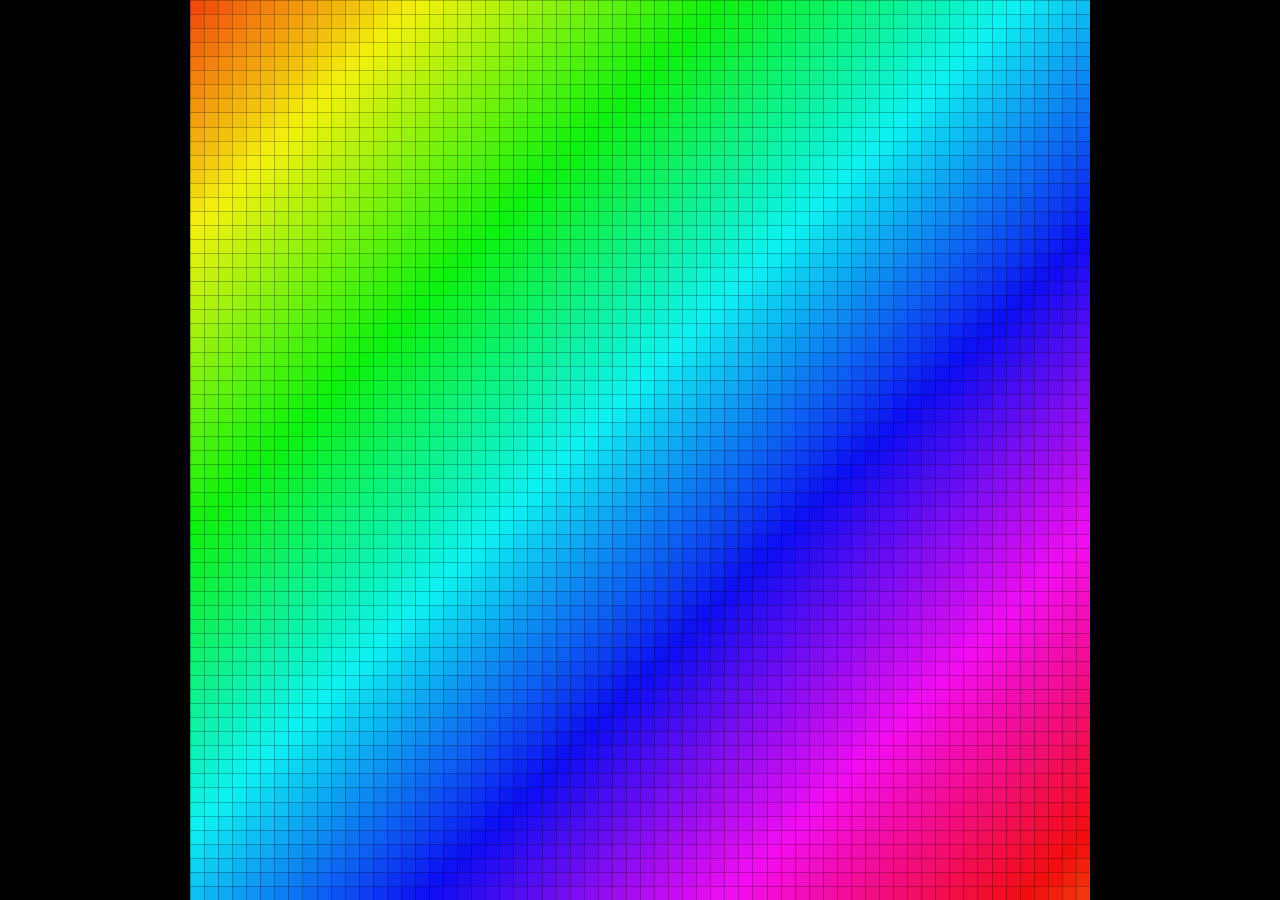
<file: index.html>
<!doctype html>
<html lang="en">
  <head>
    <meta charset="utf-8" />
    <meta name="viewport" content="width=device-width, initial-scale=1" />
    <title>sixtyfour</title>
    <link rel="icon" href="/assets/favicon.svg" type="image/svg+xml">
    <link rel="stylesheet" href="/assets/css/styles.css">
    <script type="module" src="/assets/js/main.js"></script>
  </head>
  <body class="display">

    <nav id="primary-strip" class="strip" aria-label="Mode" aria-hidden="true">
      <button class="strip-arrow" id="primary-prev"></button>
      <div class="strip-scroll" id="primary-scroll" role="list"></div>
      <button class="strip-arrow" id="primary-next"></button>
    </nav>

    <div class="display-wrap">
      <canvas id="display" width="64" height="64"></canvas>
      <div id="grid-overlay"></div>
    </div>

    <nav id="secondary-strip" class="strip" aria-label="Sub-mode" aria-hidden="true">
      <button class="strip-arrow" id="secondary-prev"></button>
      <div class="strip-scroll" id="secondary-scroll" role="list"></div>
      <button class="strip-arrow" id="secondary-next"></button>
    </nav>

  </body>
</html>
</file>
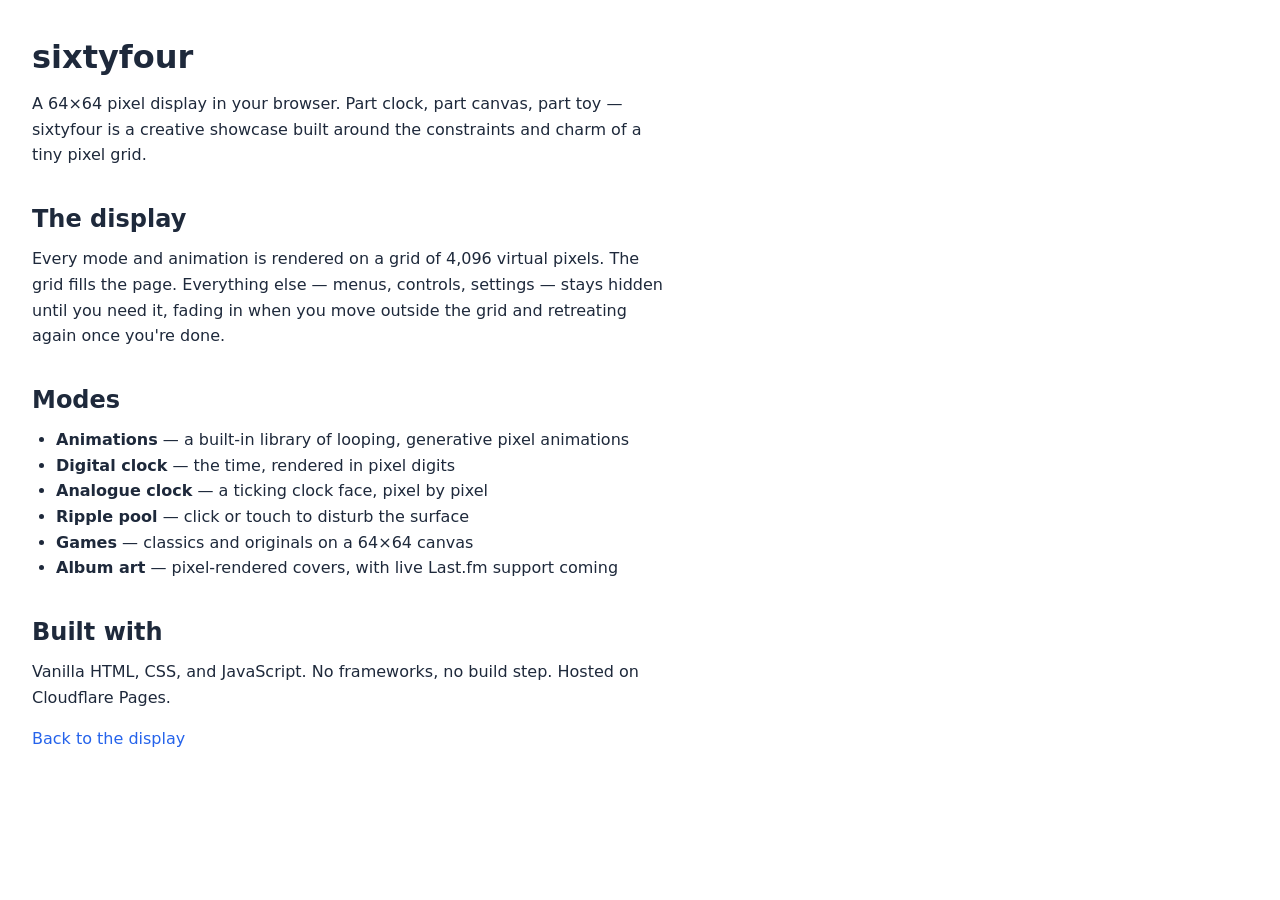
<file: about/index.html>
<!doctype html>
<html>
  <head>
    <meta charset="utf-8" />
    <meta name="viewport" content="width=device-width, initial-scale=1" />
    <meta name="color-scheme" content="light dark" />
    <title>About — sixtyfour</title>
    <link rel="icon" href="/assets/favicon.svg" type="image/svg+xml">
    <link rel="stylesheet" href="/assets/css/styles.css">
  </head>
  <body>
    <main>
      <h1>sixtyfour</h1>
      <p>
        A 64&times;64 pixel display in your browser. Part clock, part canvas,
        part toy — sixtyfour is a creative showcase built around the constraints
        and charm of a tiny pixel grid.
      </p>

      <h2>The display</h2>
      <p>
        Every mode and animation is rendered on a grid of 4,096 virtual pixels.
        The grid fills the page. Everything else — menus, controls, settings —
        stays hidden until you need it, fading in when you move outside the grid
        and retreating again once you're done.
      </p>

      <h2>Modes</h2>
      <ul>
        <li><strong>Animations</strong> — a built-in library of looping, generative pixel animations</li>
        <li><strong>Digital clock</strong> — the time, rendered in pixel digits</li>
        <li><strong>Analogue clock</strong> — a ticking clock face, pixel by pixel</li>
        <li><strong>Ripple pool</strong> — click or touch to disturb the surface</li>
        <li><strong>Games</strong> — classics and originals on a 64×64 canvas</li>
        <li><strong>Album art</strong> — pixel-rendered covers, with live Last.fm support coming</li>
      </ul>

      <h2>Built with</h2>
      <p>
        Vanilla HTML, CSS, and JavaScript. No frameworks, no build step.
        Hosted on Cloudflare Pages.
      </p>

      <p><a href="/">Back to the display</a></p>
    </main>
  </body>
</html>
</file>
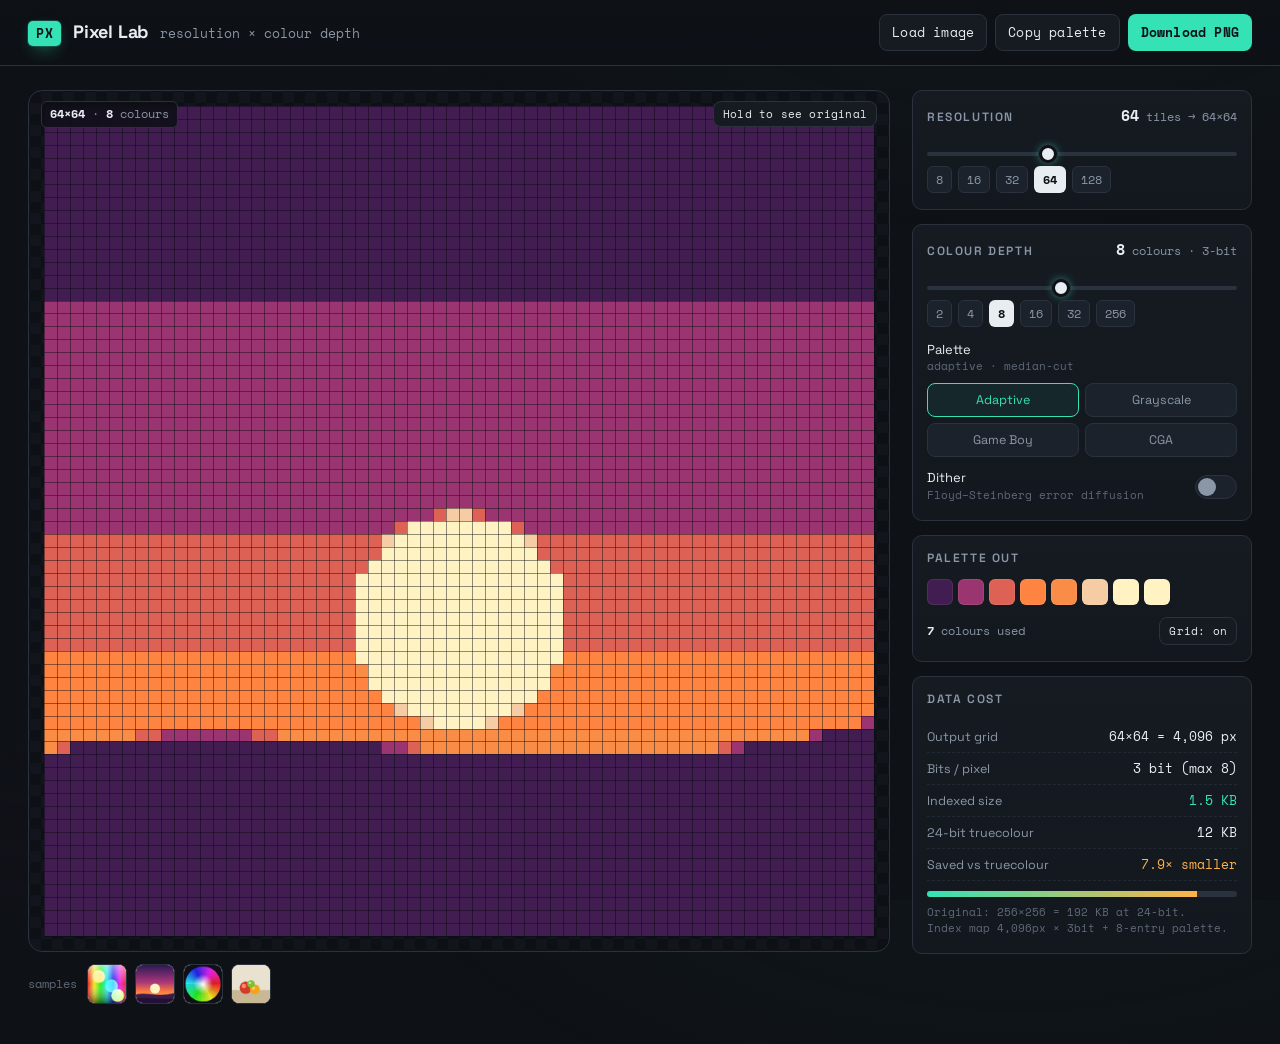
<file: pixel-lab.html>
<!DOCTYPE html>
<html lang="en">
<head>
<meta charset="UTF-8" />
<meta name="viewport" content="width=device-width, initial-scale=1.0" />
<title>Pixel Lab — resolution & colour depth</title>
<link rel="preconnect" href="https://fonts.googleapis.com">
<link rel="preconnect" href="https://fonts.gstatic.com" crossorigin>
<link href="https://fonts.googleapis.com/css2?family=Space+Grotesk:wght@400;500;600;700&family=Space+Mono:wght@400;700&display=swap" rel="stylesheet">
<style>
  :root{
    --ink:#0E1116;
    --panel:#161B22;
    --panel-2:#1B222C;
    --line:#2A323D;
    --line-soft:#222932;
    --mist:#8B97A6;
    --mist-dim:#5E6877;
    --paper:#E8EDF2;
    --phosphor:#34E2B6;
    --amber:#FFB347;
    --sans:'Space Grotesk', ui-sans-serif, system-ui, -apple-system, sans-serif;
    --mono:'Space Mono', ui-monospace, 'SF Mono', Menlo, monospace;
    --r:10px;
  }

  *{ box-sizing:border-box; }
  html,body{ margin:0; height:100%; }
  body{
    background:
      radial-gradient(1200px 600px at 80% -10%, #10212055 0%, transparent 60%),
      radial-gradient(900px 500px at -10% 110%, #1a132255 0%, transparent 55%),
      var(--ink);
    color:var(--paper);
    font-family:var(--sans);
    -webkit-font-smoothing:antialiased;
    line-height:1.45;
  }

  /* ---------- top bar ---------- */
  .topbar{
    display:flex; align-items:center; justify-content:space-between; gap:16px;
    padding:14px clamp(14px,3vw,28px);
    border-bottom:1px solid var(--line);
    background:linear-gradient(var(--ink), #0e1116ee);
    position:sticky; top:0; z-index:20; backdrop-filter:blur(6px);
  }
  .brand{ display:flex; align-items:baseline; gap:12px; min-width:0; }
  .brand__mark{
    font-family:var(--mono); font-weight:700; letter-spacing:.5px;
    font-size:13px; color:var(--ink);
    background:var(--phosphor); padding:3px 8px; border-radius:5px;
    box-shadow:0 0 0 1px #34e2b633, 0 6px 18px -8px var(--phosphor);
  }
  .brand__name{ font-weight:700; font-size:18px; letter-spacing:-.2px; }
  .brand__sub{ color:var(--mist); font-size:13px; font-family:var(--mono); white-space:nowrap; overflow:hidden; text-overflow:ellipsis; }
  .topbar__actions{ display:flex; gap:8px; flex-wrap:wrap; justify-content:flex-end; }

  .btn{
    font-family:var(--mono); font-size:12.5px; letter-spacing:.2px;
    color:var(--paper); background:var(--panel); border:1px solid var(--line);
    padding:8px 12px; border-radius:8px; cursor:pointer; white-space:nowrap;
    transition:border-color .15s, background .15s, transform .05s;
  }
  .btn:hover{ border-color:#3a4757; background:var(--panel-2); }
  .btn:active{ transform:translateY(1px); }
  .btn--accent{ color:var(--ink); background:var(--phosphor); border-color:transparent; font-weight:700; }
  .btn--accent:hover{ background:#54ecc6; }
  .btn:focus-visible, .chip:focus-visible, .seg__opt:focus-visible, input[type=range]:focus-visible, .toggle:focus-visible{
    outline:2px solid var(--amber); outline-offset:2px;
  }

  /* ---------- layout ---------- */
  .lab{
    display:grid;
    grid-template-columns: minmax(0,1fr) 340px;
    gap:clamp(14px,2vw,22px);
    padding:clamp(14px,2.5vw,24px) clamp(14px,3vw,28px) 40px;
    max-width:1280px; margin:0 auto;
  }
  @media (max-width:900px){
    .lab{ grid-template-columns:1fr; }
  }

  /* ---------- stage ---------- */
  .stage{
    position:relative;
    border:1px solid var(--line);
    border-radius:14px;
    background:
      repeating-conic-gradient(#12161c 0% 25%, #0d1116 0% 50%) 50% / 22px 22px,
      var(--ink);
    overflow:hidden;
    aspect-ratio:1/1;
    min-height:320px;
  }
  #view{ width:100%; height:100%; display:block; image-rendering:pixelated; cursor:crosshair; }
  .stage__hud{
    position:absolute; top:10px; left:12px; right:12px;
    display:flex; align-items:center; justify-content:space-between; gap:10px;
    pointer-events:none; font-family:var(--mono); font-size:11.5px; color:var(--mist);
  }
  .hud__tag{
    background:#0b0e12cc; border:1px solid var(--line); padding:4px 8px; border-radius:6px;
    backdrop-filter:blur(3px);
  }
  .hud__tag b{ color:var(--paper); font-weight:700; }
  .stage__hud .compare{ pointer-events:auto; }

  .drop{
    position:absolute; inset:0; display:flex; flex-direction:column; gap:10px;
    align-items:center; justify-content:center; text-align:center; padding:24px;
    color:var(--mist); transition:opacity .2s, background .2s;
  }
  .drop.hidden{ opacity:0; pointer-events:none; }
  .drop__big{ font-size:17px; color:var(--paper); font-weight:600; }
  .drop__sub{ font-family:var(--mono); font-size:12.5px; max-width:30ch; }
  .stage.dragover{ box-shadow:inset 0 0 0 2px var(--phosphor); }
  .stage.dragover .drop{ background:#0b0e12aa; }

  .tip{
    position:absolute; z-index:5; pointer-events:none; transform:translate(-50%,-130%);
    font-family:var(--mono); font-size:11px; color:var(--paper);
    background:#0b0e12ee; border:1px solid var(--line); border-radius:7px;
    padding:5px 8px; display:none; white-space:nowrap; align-items:center; gap:7px;
    box-shadow:0 8px 24px -10px #000;
  }
  .tip__sw{ width:12px; height:12px; border-radius:3px; box-shadow:inset 0 0 0 1px #ffffff22; }

  .tray{
    display:flex; align-items:center; gap:8px; flex-wrap:wrap;
    margin-top:12px;
  }
  .tray__label{ font-family:var(--mono); font-size:11.5px; color:var(--mist-dim); margin-right:2px; }
  .sample{
    width:40px; height:40px; border-radius:8px; border:1px solid var(--line);
    cursor:pointer; padding:0; overflow:hidden; transition:transform .08s, border-color .15s;
  }
  .sample:hover{ transform:translateY(-2px); border-color:var(--phosphor); }
  .sample canvas{ width:100%; height:100%; display:block; }

  /* ---------- rack (controls) ---------- */
  .rack{ display:flex; flex-direction:column; gap:14px; }
  .mod{
    border:1px solid var(--line); border-radius:var(--r);
    background:linear-gradient(180deg,var(--panel),#13181f);
    padding:14px 14px 16px;
  }
  .mod__head{ display:flex; align-items:baseline; justify-content:space-between; gap:8px; margin-bottom:12px; }
  .mod__title{ font-size:12px; letter-spacing:1.6px; text-transform:uppercase; color:var(--mist); font-weight:600; }
  .mod__val{ font-family:var(--mono); font-size:15px; color:var(--paper); font-weight:700; }
  .mod__val small{ color:var(--mist); font-weight:400; font-size:11.5px; }

  input[type=range]{
    -webkit-appearance:none; appearance:none; width:100%; height:4px; border-radius:3px;
    background:var(--line); outline:none; margin:6px 0 10px;
  }
  input[type=range]::-webkit-slider-thumb{
    -webkit-appearance:none; appearance:none; width:18px; height:18px; border-radius:50%;
    background:var(--paper); cursor:pointer; border:3px solid var(--ink);
    box-shadow:0 0 0 1px var(--line), 0 0 10px -2px var(--phosphor);
  }
  input[type=range]::-moz-range-thumb{
    width:14px; height:14px; border-radius:50%; background:var(--paper); cursor:pointer; border:3px solid var(--ink);
  }
  input[type=range]:disabled{ opacity:.4; }

  .chips{ display:flex; gap:6px; flex-wrap:wrap; }
  .chip{
    font-family:var(--mono); font-size:11.5px; color:var(--mist);
    background:var(--panel-2); border:1px solid var(--line); border-radius:6px;
    padding:4px 8px; cursor:pointer; transition:all .12s;
  }
  .chip:hover{ color:var(--paper); border-color:#3a4757; }
  .chip[aria-pressed="true"]{ color:var(--ink); background:var(--paper); border-color:transparent; font-weight:700; }

  .seg{ display:grid; grid-template-columns:repeat(2,1fr); gap:6px; }
  .seg__opt{
    font-family:var(--sans); font-size:12.5px; color:var(--mist);
    background:var(--panel-2); border:1px solid var(--line); border-radius:8px;
    padding:8px 6px; cursor:pointer; text-align:center; transition:all .12s;
  }
  .seg__opt:hover{ color:var(--paper); border-color:#3a4757; }
  .seg__opt[aria-pressed="true"]{ color:var(--phosphor); border-color:var(--phosphor); background:#34e2b612; }

  .row{ display:flex; align-items:center; justify-content:space-between; gap:10px; margin-top:12px; }
  .row__label{ font-size:13px; color:var(--paper); }
  .row__sub{ font-family:var(--mono); font-size:11px; color:var(--mist-dim); }

  .toggle{
    --on:var(--phosphor);
    position:relative; width:42px; height:24px; border-radius:20px;
    border:1px solid var(--line); background:var(--panel-2); cursor:pointer; padding:0; flex:0 0 auto;
    transition:background .15s, border-color .15s;
  }
  .toggle::after{
    content:""; position:absolute; top:2px; left:2px; width:18px; height:18px; border-radius:50%;
    background:var(--mist); transition:left .15s, background .15s;
  }
  .toggle[aria-pressed="true"]{ background:#34e2b622; border-color:var(--on); }
  .toggle[aria-pressed="true"]::after{ left:20px; background:var(--on); }

  /* palette */
  .swatches{ display:flex; flex-wrap:wrap; gap:5px; margin-bottom:12px; min-height:26px; }
  .swatch{
    width:26px; height:26px; border-radius:6px; box-shadow:inset 0 0 0 1px #ffffff14;
    position:relative; cursor:default;
  }
  .swatch:hover::after{
    content:attr(data-hex); position:absolute; bottom:calc(100% + 6px); left:50%; transform:translateX(-50%);
    font-family:var(--mono); font-size:10px; color:var(--paper); background:#0b0e12ee;
    border:1px solid var(--line); padding:3px 6px; border-radius:5px; white-space:nowrap; z-index:3;
  }
  .pal-meta{ display:flex; align-items:center; justify-content:space-between; gap:8px; }
  .pal-meta__txt{ font-family:var(--mono); font-size:11.5px; color:var(--mist); }
  .pal-meta__txt b{ color:var(--paper); }

  /* data cost */
  .stat{ display:flex; align-items:baseline; justify-content:space-between; gap:10px; padding:6px 0; border-bottom:1px dashed var(--line-soft); }
  .stat:last-child{ border-bottom:0; }
  .stat__k{ font-size:12.5px; color:var(--mist); }
  .stat__v{ font-family:var(--mono); font-size:13px; color:var(--paper); text-align:right; }
  .stat__v .amber{ color:var(--amber); }
  .stat__v .phos{ color:var(--phosphor); }
  .meter{ height:6px; border-radius:4px; background:var(--line); overflow:hidden; margin-top:10px; }
  .meter__fill{ height:100%; background:linear-gradient(90deg,var(--phosphor),var(--amber)); width:0%; transition:width .2s; }
  .cost-note{ font-family:var(--mono); font-size:10.5px; color:var(--mist-dim); margin-top:8px; line-height:1.5; }

  .toast{
    position:fixed; bottom:20px; left:50%; transform:translateX(-50%) translateY(20px);
    background:var(--paper); color:var(--ink); font-family:var(--mono); font-size:12px; font-weight:700;
    padding:9px 14px; border-radius:8px; opacity:0; pointer-events:none; transition:all .2s; z-index:50;
  }
  .toast.show{ opacity:1; transform:translateX(-50%) translateY(0); }

  @media (prefers-reduced-motion: reduce){
    *{ transition:none !important; }
  }
</style>
</head>
<body>

<header class="topbar">
  <div class="brand">
    <span class="brand__mark">PX</span>
    <span class="brand__name">Pixel Lab</span>
    <span class="brand__sub">resolution × colour depth</span>
  </div>
  <div class="topbar__actions">
    <button class="btn" id="loadBtn">Load image</button>
    <button class="btn" id="copyBtn">Copy palette</button>
    <button class="btn btn--accent" id="dlBtn">Download PNG</button>
    <input type="file" id="file" accept="image/*" hidden>
  </div>
</header>

<main class="lab">
  <!-- STAGE -->
  <div>
    <section class="stage" id="stage">
      <canvas id="view"></canvas>
      <div class="stage__hud">
        <span class="hud__tag" id="hudDims">—</span>
        <button class="btn compare" id="compareBtn" style="padding:4px 9px;font-size:11px;">Hold to see original</button>
      </div>
      <div class="drop" id="drop">
        <div class="drop__big">Drop an image here</div>
        <div class="drop__sub">or pick a sample below. Your 64×64 grid works perfectly — hover any tile to read its colour value.</div>
      </div>
      <div class="tip" id="tip"><span class="tip__sw" id="tipSw"></span><span id="tipTxt"></span></div>
    </section>

    <div class="tray">
      <span class="tray__label">samples</span>
      <button class="sample" data-sample="spectrum" title="Spectrum"></button>
      <button class="sample" data-sample="sunset" title="Sunset"></button>
      <button class="sample" data-sample="wheel" title="Colour wheel"></button>
      <button class="sample" data-sample="fruit" title="Still life"></button>
    </div>
  </div>

  <!-- RACK -->
  <aside class="rack">

    <div class="mod">
      <div class="mod__head">
        <span class="mod__title">Resolution</span>
        <span class="mod__val" id="resVal">64<small> tiles</small></span>
      </div>
      <input type="range" id="res" min="4" max="160" step="1" value="64" aria-label="Resolution in tiles">
      <div class="chips" id="resChips">
        <button class="chip" data-res="8">8</button>
        <button class="chip" data-res="16">16</button>
        <button class="chip" data-res="32">32</button>
        <button class="chip" data-res="64">64</button>
        <button class="chip" data-res="128">128</button>
      </div>
    </div>

    <div class="mod">
      <div class="mod__head">
        <span class="mod__title">Colour depth</span>
        <span class="mod__val" id="colVal">8<small> colours · 3-bit</small></span>
      </div>
      <input type="range" id="col" min="0" max="7" step="1" value="3" aria-label="Number of colours">
      <div class="chips" id="colChips">
        <button class="chip" data-col="2">2</button>
        <button class="chip" data-col="4">4</button>
        <button class="chip" data-col="8">8</button>
        <button class="chip" data-col="16">16</button>
        <button class="chip" data-col="32">32</button>
        <button class="chip" data-col="256">256</button>
      </div>
      <div class="row" style="margin-top:14px;">
        <div>
          <div class="row__label">Palette</div>
          <div class="row__sub" id="modeSub">adaptive · median-cut</div>
        </div>
      </div>
      <div class="seg" id="modeSeg" style="margin-top:8px;">
        <button class="seg__opt" data-mode="adaptive" aria-pressed="true">Adaptive</button>
        <button class="seg__opt" data-mode="gray" aria-pressed="false">Grayscale</button>
        <button class="seg__opt" data-mode="gameboy" aria-pressed="false">Game Boy</button>
        <button class="seg__opt" data-mode="cga" aria-pressed="false">CGA</button>
      </div>
      <div class="row">
        <div>
          <div class="row__label">Dither</div>
          <div class="row__sub">Floyd–Steinberg error diffusion</div>
        </div>
        <button class="toggle" id="dither" aria-pressed="false" aria-label="Toggle dithering"></button>
      </div>
    </div>

    <div class="mod">
      <div class="mod__head"><span class="mod__title">Palette out</span></div>
      <div class="swatches" id="swatches"></div>
      <div class="pal-meta">
        <span class="pal-meta__txt"><b id="usedCount">0</b> colours used</span>
        <button class="btn" id="gridToggleBtn" style="padding:5px 9px;font-size:11px;" aria-pressed="true">Grid: on</button>
      </div>
    </div>

    <div class="mod">
      <div class="mod__head"><span class="mod__title">Data cost</span></div>
      <div class="stat"><span class="stat__k">Output grid</span><span class="stat__v" id="stGrid">—</span></div>
      <div class="stat"><span class="stat__k">Bits / pixel</span><span class="stat__v" id="stBpp">—</span></div>
      <div class="stat"><span class="stat__k">Indexed size</span><span class="stat__v"><span class="phos" id="stIdx">—</span></span></div>
      <div class="stat"><span class="stat__k">24-bit truecolour</span><span class="stat__v" id="stRaw">—</span></div>
      <div class="stat"><span class="stat__k">Saved vs truecolour</span><span class="stat__v"><span class="amber" id="stRatio">—</span></span></div>
      <div class="meter"><div class="meter__fill" id="meter"></div></div>
      <div class="cost-note" id="costNote">Loading…</div>
    </div>

  </aside>
</main>

<div class="toast" id="toast"></div>

<script>
(() => {
  "use strict";

  // ---------- elements ----------
  const $ = s => document.querySelector(s);
  const view = $("#view"), vctx = view.getContext("2d", { willReadFrequently:true });
  const stage = $("#stage"), drop = $("#drop");
  const tip = $("#tip"), tipSw = $("#tipSw"), tipTxt = $("#tipTxt");
  const resEl = $("#res"), colEl = $("#col"), ditherEl = $("#dither");
  const resVal = $("#resVal"), colVal = $("#colVal"), modeSub = $("#modeSub");
  const swatches = $("#swatches"), usedCount = $("#usedCount");
  const toastEl = $("#toast");

  const COL_STEPS = [2,4,8,16,32,64,128,256];

  // ---------- state ----------
  const state = {
    src: null,            // {canvas, w, h}
    res: 64,
    colors: 8,
    dither: false,
    mode: "adaptive",     // adaptive | gray | gameboy | cga
    grid: true,
    showOriginal: false,
  };

  // last computed output for inspection
  let out = null; // {gridW, gridH, idx:Uint16Array, palette:[[r,g,b]], small:canvas}

  // ---------- helpers ----------
  const clamp = (v,a,b)=>Math.max(a,Math.min(b,v));
  const toHex = (r,g,b)=> "#" + [r,g,b].map(v=>v.toString(16).padStart(2,"0")).join("").toUpperCase();
  function fmtBytes(b){
    if(b < 1024) return b.toFixed(0)+" B";
    if(b < 1024*1024) return (b/1024).toFixed(b<10240?1:0)+" KB";
    return (b/1048576).toFixed(2)+" MB";
  }
  function toast(msg){
    toastEl.textContent = msg; toastEl.classList.add("show");
    clearTimeout(toast._t); toast._t = setTimeout(()=>toastEl.classList.remove("show"),1400);
  }

  // ---------- median-cut quantiser ----------
  function medianCut(pixels, maxColors){
    // pixels: flat Uint8 [r,g,b,r,g,b,...]
    const n = pixels.length/3;
    let indices = new Array(n); for(let i=0;i<n;i++) indices[i]=i;
    let boxes = [ makeBox(pixels, indices) ];

    while(boxes.length < maxColors){
      // pick box with largest channel range and >1 pixel
      let bi=-1, best=-1;
      for(let i=0;i<boxes.length;i++){
        const b=boxes[i];
        if(b.idx.length<2) continue;
        const range = Math.max(b.rr,b.gr,b.br);
        if(range>best){ best=range; bi=i; }
      }
      if(bi<0) break;
      const box = boxes[bi];
      const ch = box.rr>=box.gr && box.rr>=box.br ? 0 : (box.gr>=box.br ? 1 : 2);
      box.idx.sort((a,b)=> pixels[a*3+ch]-pixels[b*3+ch]);
      const mid = box.idx.length>>1;
      const left = makeBox(pixels, box.idx.slice(0,mid));
      const right = makeBox(pixels, box.idx.slice(mid));
      boxes.splice(bi,1,left,right);
    }
    return boxes.map(b=>b.avg);
  }
  function makeBox(pixels, idx){
    let rmin=255,gmin=255,bmin=255,rmax=0,gmax=0,bmax=0;
    let rs=0,gs=0,bs=0;
    for(let k=0;k<idx.length;k++){
      const i=idx[k]*3, r=pixels[i],g=pixels[i+1],b=pixels[i+2];
      if(r<rmin)rmin=r; if(r>rmax)rmax=r;
      if(g<gmin)gmin=g; if(g>gmax)gmax=g;
      if(b<bmin)bmin=b; if(b>bmax)bmax=b;
      rs+=r; gs+=g; bs+=b;
    }
    const len=Math.max(1,idx.length);
    return { idx, rr:rmax-rmin, gr:gmax-gmin, br:bmax-bmin,
             avg:[Math.round(rs/len),Math.round(gs/len),Math.round(bs/len)] };
  }

  function buildPalette(pixels){
    if(state.mode==="gameboy"){
      return [[15,56,15],[48,98,48],[139,172,15],[155,188,15]];
    }
    if(state.mode==="cga"){ // high-intensity CGA palette 1
      return [[0,0,0],[85,255,255],[255,85,255],[255,255,255]];
    }
    if(state.mode==="gray"){
      const n=state.colors, p=[];
      for(let i=0;i<n;i++){ const v=Math.round(i*255/(n-1||1)); p.push([v,v,v]); }
      return p;
    }
    // adaptive
    return medianCut(pixels, state.colors);
  }

  function nearest(palette, r,g,b){
    let bi=0, bd=Infinity;
    for(let i=0;i<palette.length;i++){
      const p=palette[i], dr=r-p[0], dg=g-p[1], db=b-p[2];
      const d=dr*dr+dg*dg+db*db;
      if(d<bd){ bd=d; bi=i; if(d===0) break; }
    }
    return bi;
  }

  // ---------- core pipeline ----------
  function process(){
    if(!state.src) return;
    const src = state.src;

    // 1. downsample to grid (preserve aspect, longest edge = res)
    const R = state.res;
    let gw, gh;
    if(src.w>=src.h){ gw=R; gh=Math.max(1,Math.round(R*src.h/src.w)); }
    else { gh=R; gw=Math.max(1,Math.round(R*src.w/src.h)); }

    const tmp = document.createElement("canvas"); tmp.width=gw; tmp.height=gh;
    const tctx = tmp.getContext("2d", { willReadFrequently:true });
    tctx.imageSmoothingEnabled = true; tctx.imageSmoothingQuality = "high";
    tctx.drawImage(src.canvas, 0,0,src.w,src.h, 0,0,gw,gh);
    const data = tctx.getImageData(0,0,gw,gh).data;

    const n = gw*gh;
    const rgb = new Uint8ClampedArray(n*3);
    for(let i=0;i<n;i++){ rgb[i*3]=data[i*4]; rgb[i*3+1]=data[i*4+1]; rgb[i*3+2]=data[i*4+2]; }

    // 2. palette
    const palette = buildPalette(rgb);

    // 3. quantise (with optional Floyd–Steinberg)
    const idx = new Uint16Array(n);
    const small = document.createElement("canvas"); small.width=gw; small.height=gh;
    const sctx = small.getContext("2d");
    const outImg = sctx.createImageData(gw,gh);
    const od = outImg.data;
    const used = new Set();

    if(state.dither){
      const buf = new Float32Array(n*3);
      for(let i=0;i<n*3;i++) buf[i]=rgb[i];
      for(let y=0;y<gh;y++){
        for(let x=0;x<gw;x++){
          const i=(y*gw+x);
          const r=clamp(buf[i*3],0,255), g=clamp(buf[i*3+1],0,255), b=clamp(buf[i*3+2],0,255);
          const pi=nearest(palette,r,g,b); idx[i]=pi; used.add(pi);
          const p=palette[pi];
          const er=r-p[0], eg=g-p[1], eb=b-p[2];
          const spread=(xx,yy,f)=>{
            if(xx<0||xx>=gw||yy<0||yy>=gh) return;
            const j=(yy*gw+xx)*3; buf[j]+=er*f; buf[j+1]+=eg*f; buf[j+2]+=eb*f;
          };
          spread(x+1,y,7/16); spread(x-1,y+1,3/16); spread(x,y+1,5/16); spread(x+1,y+1,1/16);
        }
      }
    } else {
      for(let i=0;i<n;i++){
        const pi=nearest(palette,rgb[i*3],rgb[i*3+1],rgb[i*3+2]);
        idx[i]=pi; used.add(pi);
      }
    }
    for(let i=0;i<n;i++){
      const p=palette[idx[i]];
      od[i*4]=p[0]; od[i*4+1]=p[1]; od[i*4+2]=p[2]; od[i*4+3]=255;
    }
    sctx.putImageData(outImg,0,0);

    out = { gridW:gw, gridH:gh, idx, palette, small, usedSet:used };
    draw();
    updatePanels();
  }

  // ---------- draw to stage ----------
  function fitCanvas(){
    const rect = stage.getBoundingClientRect();
    const dpr = Math.min(window.devicePixelRatio||1, 2);
    const w = Math.max(1, Math.round(rect.width*dpr));
    const h = Math.max(1, Math.round(rect.height*dpr));
    if(view.width!==w || view.height!==h){ view.width=w; view.height=h; }
  }

  function draw(){
    fitCanvas();
    const cw=view.width, ch=view.height;
    vctx.clearRect(0,0,cw,ch);
    if(!out) return;

    if(state.showOriginal && state.src){
      // show full original, fit & centered, smoothed
      const s=state.src; const scale=Math.min(cw/s.w, ch/s.h);
      const dw=s.w*scale, dh=s.h*scale, dx=(cw-dw)/2, dy=(ch-dh)/2;
      vctx.imageSmoothingEnabled=true;
      vctx.drawImage(s.canvas,0,0,s.w,s.h,dx,dy,dw,dh);
      return;
    }

    const {gridW:gw, gridH:gh, small}=out;
    const scale=Math.max(1, Math.floor(Math.min(cw/gw, ch/gh)));
    const dw=gw*scale, dh=gh*scale;
    const dx=Math.floor((cw-dw)/2), dy=Math.floor((ch-dh)/2);

    vctx.imageSmoothingEnabled=false;
    vctx.drawImage(small,0,0,gw,gh,dx,dy,dw,dh);

    // grid lines
    if(state.grid && scale>=10){
      vctx.strokeStyle="rgba(8,10,14,0.45)";
      vctx.lineWidth=1;
      vctx.beginPath();
      for(let x=0;x<=gw;x++){ const px=dx+x*scale+0.5; vctx.moveTo(px,dy); vctx.lineTo(px,dy+dh); }
      for(let y=0;y<=gh;y++){ const py=dy+y*scale+0.5; vctx.moveTo(dx,py); vctx.lineTo(dx+dw,py); }
      vctx.stroke();
    }
    draw._geom={dx,dy,scale,gw,gh,dpr:Math.min(window.devicePixelRatio||1,2)};
  }

  // ---------- panels ----------
  function updatePanels(){
    if(!out) return;
    const {gridW:gw, gridH:gh, palette, usedSet}=out;
    const n=gw*gh;

    // resolution / colour readouts
    resVal.innerHTML = `${state.res}<small> tiles → ${gw}×${gh}</small>`;
    const palN = palette.length;
    const bpp = Math.max(1, Math.ceil(Math.log2(palN)));
    const fixed = (state.mode==="gameboy"||state.mode==="cga");
    colVal.innerHTML = fixed
      ? `${palN}<small> colours · fixed</small>`
      : `${state.colors}<small> colours · ${bpp}-bit</small>`;

    // swatches
    swatches.innerHTML="";
    palette.forEach(p=>{
      const hex=toHex(p[0],p[1],p[2]);
      const d=document.createElement("div");
      d.className="swatch"; d.style.background=hex; d.dataset.hex=hex;
      swatches.appendChild(d);
    });
    usedCount.textContent = usedSet.size;

    // HUD
    $("#hudDims").innerHTML = `<b>${gw}×${gh}</b> · <b>${palN}</b> colours`;

    // data cost
    const idxBytes = Math.ceil(n*bpp/8) + palN*3;
    const rawBytes = n*3;
    const ratio = rawBytes/idxBytes;
    $("#stGrid").textContent = `${gw}×${gh} = ${n.toLocaleString()} px`;
    $("#stBpp").textContent = `${bpp} bit  (max ${palN})`;
    $("#stIdx").textContent = fmtBytes(idxBytes);
    $("#stRaw").textContent = fmtBytes(rawBytes);
    $("#stRatio").textContent = ratio>=1 ? `${ratio.toFixed(1)}× smaller` : "—";
    $("#meter").style.width = clamp((1-idxBytes/rawBytes)*100,0,100).toFixed(0)+"%";

    const origN = state.src ? state.src.w*state.src.h : 0;
    $("#costNote").innerHTML =
      `Original: ${state.src.w}×${state.src.h} = ${fmtBytes(origN*3)} at 24-bit.<br>`+
      `Index map ${n.toLocaleString()}px × ${bpp}bit + ${palN}-entry palette.`;
  }

  // ---------- inspection ----------
  function inspect(e){
    if(!out || !draw._geom || state.showOriginal){ tip.style.display="none"; return; }
    const g=draw._geom;
    const rect=view.getBoundingClientRect();
    const cssX=e.clientX-rect.left, cssY=e.clientY-rect.top;
    const px=cssX*g.dpr, py=cssY*g.dpr;
    const col=Math.floor((px-g.dx)/g.scale);
    const row=Math.floor((py-g.dy)/g.scale);
    if(col<0||row<0||col>=g.gw||row>=g.gh){ tip.style.display="none"; return; }
    const pi=out.idx[row*g.gw+col];
    const p=out.palette[pi]; const hex=toHex(p[0],p[1],p[2]);
    tipSw.style.background=hex;
    tipTxt.textContent=`(${col}, ${row})  ${hex}  ·  idx ${pi}`;
    tip.style.left=cssX+"px"; tip.style.top=cssY+"px"; tip.style.display="flex";
  }
  view.addEventListener("mousemove", inspect);
  view.addEventListener("mouseleave", ()=> tip.style.display="none");

  // ---------- image loading ----------
  function setSource(canvas){
    state.src = { canvas, w:canvas.width, h:canvas.height };
    drop.classList.add("hidden");
    process();
  }
  function loadFromImg(img){
    const c=document.createElement("canvas");
    const max=1024, scale=Math.min(1, max/Math.max(img.width,img.height));
    c.width=Math.round(img.width*scale); c.height=Math.round(img.height*scale);
    c.getContext("2d").drawImage(img,0,0,c.width,c.height);
    setSource(c);
  }
  function loadFile(file){
    if(!file || !file.type.startsWith("image/")){ toast("Not an image"); return; }
    const url=URL.createObjectURL(file);
    const img=new Image();
    img.onload=()=>{ loadFromImg(img); URL.revokeObjectURL(url); };
    img.onerror=()=>{ toast("Could not read image"); URL.revokeObjectURL(url); };
    img.src=url;
  }

  // ---------- sample generators ----------
  function makeSample(kind, size){
    size=size||256;
    const c=document.createElement("canvas"); c.width=size; c.height=size;
    const x=c.getContext("2d");
    if(kind==="spectrum"){
      const g=x.createLinearGradient(0,0,size,0);
      for(let i=0;i<=6;i++) g.addColorStop(i/6, `hsl(${i*60},85%,55%)`);
      x.fillStyle=g; x.fillRect(0,0,size,size);
      const v=x.createLinearGradient(0,0,0,size);
      v.addColorStop(0,"rgba(255,255,255,.5)"); v.addColorStop(.5,"rgba(255,255,255,0)"); v.addColorStop(1,"rgba(0,0,0,.55)");
      x.fillStyle=v; x.fillRect(0,0,size,size);
      x.globalCompositeOperation="screen";
      [["#ff2d6f",.28],["#2dd4ff",.62],["#b6ff2d",.78]].forEach(([col,fx],i)=>{
        x.fillStyle=col; x.beginPath();
        x.arc(size*fx, size*(.3+0.25*i), size*0.17, 0, 7); x.fill();
      });
      x.globalCompositeOperation="source-over";
    } else if(kind==="sunset"){
      const g=x.createLinearGradient(0,0,0,size);
      g.addColorStop(0,"#2b1a55"); g.addColorStop(.45,"#a8377a"); g.addColorStop(.7,"#ff7b3d"); g.addColorStop(1,"#ffd36e");
      x.fillStyle=g; x.fillRect(0,0,size,size);
      x.fillStyle="#fff3c4"; x.beginPath(); x.arc(size*0.5,size*0.62,size*0.13,0,7); x.fill();
      x.fillStyle="#3a1c4a"; x.beginPath();
      x.moveTo(0,size*0.78); x.bezierCurveTo(size*0.3,size*0.7,size*0.55,size*0.86,size,size*0.74);
      x.lineTo(size,size); x.lineTo(0,size); x.fill();
      x.fillStyle="#241036"; x.beginPath();
      x.moveTo(0,size*0.88); x.bezierCurveTo(size*0.4,size*0.82,size*0.7,size*0.95,size,size*0.86);
      x.lineTo(size,size); x.lineTo(0,size); x.fill();
    } else if(kind==="wheel"){
      x.fillStyle="#0e1116"; x.fillRect(0,0,size,size);
      const cx=size/2, cy=size/2, r=size*0.46, steps=180;
      for(let i=0;i<steps;i++){
        const a0=(i/steps)*Math.PI*2, a1=((i+1.5)/steps)*Math.PI*2;
        x.beginPath(); x.moveTo(cx,cy); x.arc(cx,cy,r,a0,a1); x.closePath();
        x.fillStyle=`hsl(${i/steps*360},90%,55%)`; x.fill();
      }
      const rg=x.createRadialGradient(cx,cy,0,cx,cy,r);
      rg.addColorStop(0,"#fff"); rg.addColorStop(.55,"rgba(255,255,255,0)");
      x.fillStyle=rg; x.beginPath(); x.arc(cx,cy,r,0,7); x.fill();
    } else if(kind==="fruit"){
      x.fillStyle="#e9e2d0"; x.fillRect(0,0,size,size);
      x.fillStyle="#c9b894"; x.fillRect(0,size*0.66,size,size*0.34);
      const blob=(cx,cy,r,col,hl)=>{ x.fillStyle=col; x.beginPath(); x.arc(cx,cy,r,0,7); x.fill();
        x.fillStyle=hl; x.beginPath(); x.arc(cx-r*0.3,cy-r*0.3,r*0.35,0,7); x.fill(); };
      blob(size*0.36,size*0.6,size*0.16,"#d23b2a","#ff8a6e");   // apple
      blob(size*0.6,size*0.64,size*0.13,"#f2a516","#ffd36b");   // orange
      blob(size*0.5,size*0.5,size*0.1,"#7bbf3a","#c4f08a");     // lime
      x.fillStyle="#5a3a1c"; x.fillRect(size*0.355,size*0.42,size*0.012,size*0.06); // stem
    }
    return c;
  }
  function paintSampleThumb(btn, kind){
    const c=makeSample(kind,48); btn.appendChild(c);
  }

  // ---------- controls wiring ----------
  resEl.addEventListener("input", ()=>{ state.res=+resEl.value; syncChips(); process(); });
  function syncChips(){
    document.querySelectorAll("#resChips .chip").forEach(c=> c.setAttribute("aria-pressed", (+c.dataset.res===state.res)?"true":"false"));
    document.querySelectorAll("#colChips .chip").forEach(c=> c.setAttribute("aria-pressed", (+c.dataset.col===state.colors)?"true":"false"));
  }
  document.querySelectorAll("#resChips .chip").forEach(c=>{
    c.addEventListener("click", ()=>{ state.res=+c.dataset.res; resEl.value=state.res; syncChips(); process(); });
  });

  colEl.addEventListener("input", ()=>{ state.colors=COL_STEPS[+colEl.value]; setModeUI(); syncChips(); process(); });
  document.querySelectorAll("#colChips .chip").forEach(c=>{
    c.addEventListener("click", ()=>{
      state.colors=+c.dataset.col;
      colEl.value=COL_STEPS.indexOf(state.colors)<0?2:COL_STEPS.indexOf(state.colors);
      // ensure slider lands on a real step
      const si=COL_STEPS.indexOf(state.colors); if(si>=0) colEl.value=si;
      if(state.mode==="gray"||state.mode==="adaptive"){} else { state.mode="adaptive"; }
      setModeUI(); syncChips(); process();
    });
  });

  ditherEl.addEventListener("click", ()=>{
    state.dither=!state.dither; ditherEl.setAttribute("aria-pressed", state.dither?"true":"false"); process();
  });

  document.querySelectorAll("#modeSeg .seg__opt").forEach(o=>{
    o.addEventListener("click", ()=>{
      state.mode=o.dataset.mode;
      setModeUI(); process();
    });
  });
  function setModeUI(){
    document.querySelectorAll("#modeSeg .seg__opt").forEach(o=> o.setAttribute("aria-pressed", o.dataset.mode===state.mode?"true":"false"));
    const fixed = (state.mode==="gameboy"||state.mode==="cga");
    colEl.disabled = fixed;
    document.querySelectorAll("#colChips .chip").forEach(c=> c.disabled = fixed);
    modeSub.textContent =
      state.mode==="adaptive" ? "adaptive · median-cut" :
      state.mode==="gray" ? "grayscale ramp" :
      state.mode==="gameboy" ? "DMG-01 · 4 fixed greens" : "CGA · 4 fixed colours";
  }

  const gridBtn=$("#gridToggleBtn");
  gridBtn.addEventListener("click", ()=>{
    state.grid=!state.grid; gridBtn.setAttribute("aria-pressed", state.grid?"true":"false");
    gridBtn.textContent = "Grid: "+(state.grid?"on":"off"); draw();
  });

  const cmp=$("#compareBtn");
  const pressOrig=(v)=>{ state.showOriginal=v; draw(); if(v) tip.style.display="none"; };
  cmp.addEventListener("mousedown", ()=>pressOrig(true));
  cmp.addEventListener("touchstart", e=>{e.preventDefault();pressOrig(true);}, {passive:false});
  ["mouseup","mouseleave","touchend","touchcancel"].forEach(ev=> cmp.addEventListener(ev, ()=>pressOrig(false)));

  // load / file
  $("#loadBtn").addEventListener("click", ()=> $("#file").click());
  $("#file").addEventListener("change", e=>{ if(e.target.files[0]) loadFile(e.target.files[0]); });

  // drag & drop
  ["dragenter","dragover"].forEach(ev=> stage.addEventListener(ev, e=>{ e.preventDefault(); stage.classList.add("dragover"); }));
  ["dragleave","drop"].forEach(ev=> stage.addEventListener(ev, e=>{ e.preventDefault(); stage.classList.remove("dragover"); }));
  stage.addEventListener("drop", e=>{ const f=e.dataTransfer.files[0]; if(f) loadFile(f); });

  // samples
  document.querySelectorAll(".sample").forEach(btn=>{
    const kind=btn.dataset.sample;
    paintSampleThumb(btn, kind);
    btn.addEventListener("click", ()=> setSource(makeSample(kind,256)));
  });

  // copy palette
  $("#copyBtn").addEventListener("click", async ()=>{
    if(!out){ toast("Nothing to copy"); return; }
    const list=out.palette.map(p=>toHex(p[0],p[1],p[2])).join("\n");
    try{ await navigator.clipboard.writeText(list); toast(out.palette.length+" hex colours copied"); }
    catch{
      const ta=document.createElement("textarea"); ta.value=list; document.body.appendChild(ta);
      ta.select(); try{document.execCommand("copy"); toast("Palette copied");}catch{toast("Copy blocked");}
      ta.remove();
    }
  });

  // download (true output resolution PNG)
  $("#dlBtn").addEventListener("click", ()=>{
    if(!out){ toast("Load an image first"); return; }
    out.small.toBlob(b=>{
      const a=document.createElement("a");
      a.href=URL.createObjectURL(b);
      a.download=`pixel-lab_${out.gridW}x${out.gridH}_${out.palette.length}col.png`;
      a.click(); setTimeout(()=>URL.revokeObjectURL(a.href),1000);
    });
  });

  // resize redraw
  let rt; new ResizeObserver(()=>{ clearTimeout(rt); rt=setTimeout(()=>{ draw(); },60); }).observe(stage);

  // ---------- init ----------
  ditherEl.setAttribute("aria-pressed","false");
  setModeUI(); syncChips();
  setSource(makeSample("sunset",256));
})();
</script>
</body>
</html>
</file>
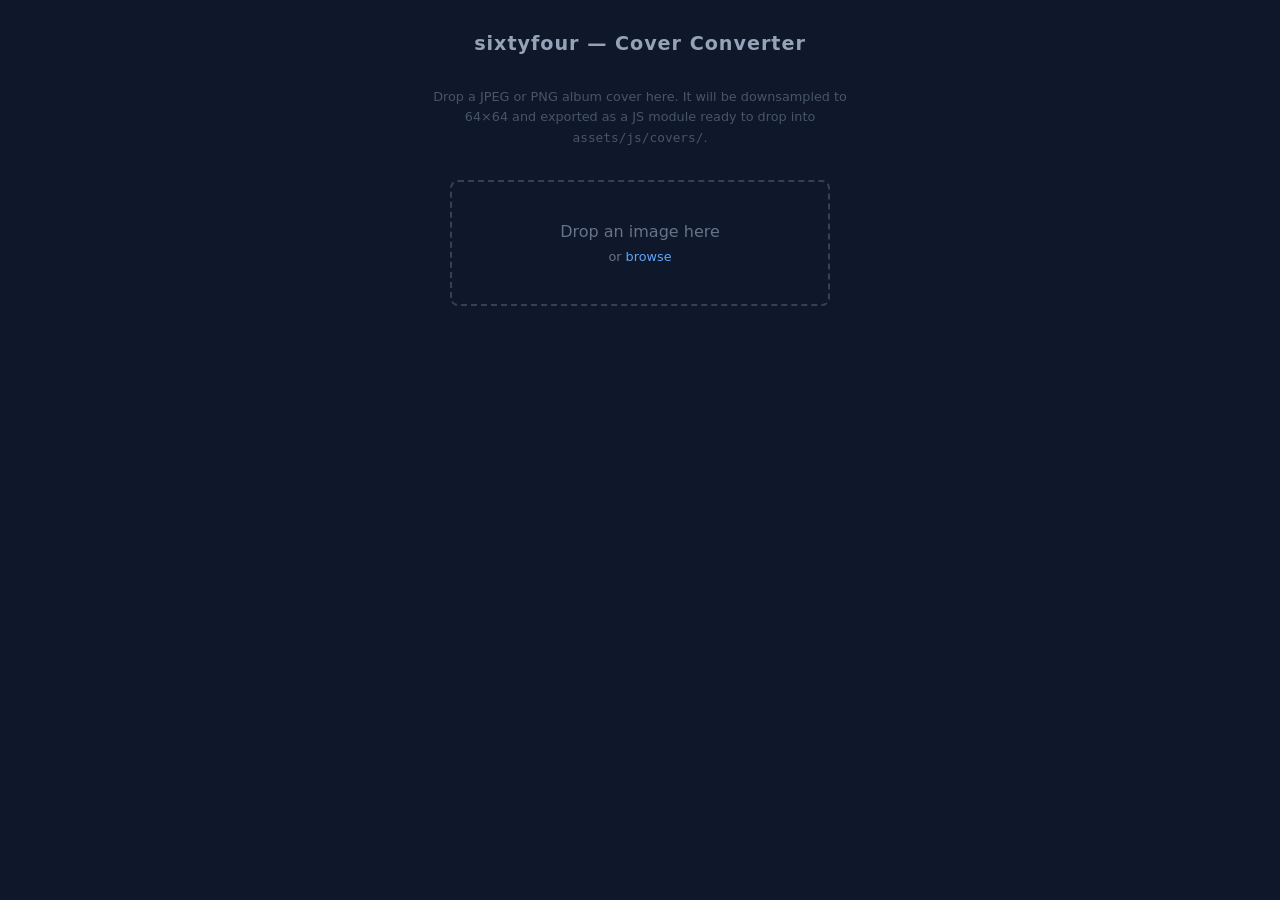
<file: tools/cover-converter.html>
<!doctype html>
<html lang="en">
<head>
  <meta charset="utf-8" />
  <meta name="viewport" content="width=device-width, initial-scale=1" />
  <title>Cover Converter — sixtyfour</title>
  <style>
    *, *::before, *::after { box-sizing: border-box; margin: 0; padding: 0; }

    body {
      font-family: system-ui, sans-serif;
      background: #0f172a;
      color: #e2e8f0;
      min-height: 100vh;
      display: flex;
      flex-direction: column;
      align-items: center;
      padding: 2rem 1rem;
      gap: 2rem;
    }

    h1 { font-size: 1.2rem; color: #94a3b8; letter-spacing: 0.05em; }

    #drop-zone {
      width: 380px;
      max-width: 100%;
      border: 2px dashed #334155;
      border-radius: 8px;
      padding: 2.5rem 1rem;
      text-align: center;
      cursor: pointer;
      transition: border-color 0.2s, background 0.2s;
      color: #64748b;
    }

    #drop-zone.drag-over {
      border-color: #60a5fa;
      background: rgba(96, 165, 250, 0.06);
      color: #93c5fd;
    }

    #file-input { display: none; }

    .preview-row {
      display: flex;
      gap: 2rem;
      align-items: flex-start;
      flex-wrap: wrap;
      justify-content: center;
    }

    .preview-block { display: flex; flex-direction: column; gap: 0.5rem; align-items: center; }
    .preview-block label { font-size: 0.72rem; color: #64748b; text-transform: uppercase; letter-spacing: 0.08em; }

    canvas {
      image-rendering: pixelated;
      image-rendering: crisp-edges;
      border: 1px solid #1e293b;
    }

    #source-canvas { width: 320px; height: 320px; }
    #output-canvas { width: 320px; height: 320px; }

    .meta-row {
      display: flex;
      gap: 0.75rem;
      flex-wrap: wrap;
      justify-content: center;
    }

    input[type="text"] {
      background: #1e293b;
      border: 1px solid #334155;
      color: #e2e8f0;
      border-radius: 4px;
      padding: 0.4rem 0.7rem;
      font-size: 0.85rem;
      width: 180px;
    }

    input[type="text"]::placeholder { color: #475569; }

    button {
      background: #2563eb;
      color: #fff;
      border: none;
      border-radius: 4px;
      padding: 0.45rem 1.1rem;
      font-size: 0.85rem;
      cursor: pointer;
      transition: background 0.15s;
    }
    button:hover { background: #3b82f6; }
    button:disabled { background: #1e3a6e; color: #475569; cursor: default; }

    #output-box {
      width: 580px;
      max-width: 100%;
      background: #0a0f1e;
      border: 1px solid #1e293b;
      border-radius: 6px;
      padding: 1rem;
      font-family: 'Menlo', 'Consolas', monospace;
      font-size: 0.72rem;
      color: #7dd3fc;
      white-space: pre;
      overflow-x: auto;
      max-height: 280px;
      overflow-y: auto;
      display: none;
    }

    #copy-btn { display: none; }

    .info { font-size: 0.8rem; color: #475569; text-align: center; max-width: 460px; line-height: 1.6; }
    .sampling-row { display: flex; align-items: center; gap: 0.75rem; }
    .sampling-row label { font-size: 0.8rem; color: #94a3b8; }
    select {
      background: #1e293b;
      border: 1px solid #334155;
      color: #e2e8f0;
      border-radius: 4px;
      padding: 0.4rem 0.5rem;
      font-size: 0.82rem;
    }
  </style>
</head>
<body>
  <h1>sixtyfour — Cover Converter</h1>

  <p class="info">
    Drop a JPEG or PNG album cover here. It will be downsampled to 64×64 and
    exported as a JS module ready to drop into <code>assets/js/covers/</code>.
  </p>

  <div id="drop-zone">
    <div>Drop an image here</div>
    <div style="margin-top:0.5rem; font-size:0.8rem">or <span style="color:#60a5fa; cursor:pointer" onclick="document.getElementById('file-input').click()">browse</span></div>
    <input type="file" id="file-input" accept="image/*" />
  </div>

  <div class="preview-row" id="preview-row" style="display:none">
    <div class="preview-block">
      <label>Original (cropped square)</label>
      <canvas id="source-canvas" width="320" height="320"></canvas>
    </div>
    <div class="preview-block">
      <label>64×64 preview</label>
      <canvas id="output-canvas" width="64" height="64"></canvas>
    </div>
  </div>

  <div class="sampling-row" id="sampling-row" style="display:none">
    <label for="sampling-select">Sampling</label>
    <select id="sampling-select">
      <option value="bilinear" selected>Bilinear (smooth)</option>
      <option value="nearest">Nearest neighbour (sharp)</option>
    </select>
  </div>

  <div class="meta-row" id="meta-row" style="display:none">
    <input type="text" id="meta-title"  placeholder="Album title" />
    <input type="text" id="meta-artist" placeholder="Artist name" />
    <input type="text" id="meta-year"   placeholder="Year" style="width:80px" />
    <button id="generate-btn">Generate module</button>
  </div>

  <pre id="output-box"></pre>
  <button id="copy-btn">Copy to clipboard</button>

  <p class="info" id="copy-hint" style="display:none">
    Save the output as <code>assets/js/covers/your-slug.js</code>, then import
    it in <code>assets/js/modes/album-art.js</code> and add it to the
    <code>LIBRARY</code> array.
  </p>

  <script>
    const dropZone     = document.getElementById('drop-zone');
    const fileInput    = document.getElementById('file-input');
    const sourceCanvas = document.getElementById('source-canvas');
    const outputCanvas = document.getElementById('output-canvas');
    const outputBox    = document.getElementById('output-box');
    const copyBtn      = document.getElementById('copy-btn');
    const generateBtn  = document.getElementById('generate-btn');
    const previewRow   = document.getElementById('preview-row');
    const metaRow      = document.getElementById('meta-row');
    const samplingRow  = document.getElementById('sampling-row');
    const samplingEl   = document.getElementById('sampling-select');
    const copyHint     = document.getElementById('copy-hint');
    const sCtx         = sourceCanvas.getContext('2d');
    const oCtx         = outputCanvas.getContext('2d');

    let loadedImage = null;

    // ─── Drop / file input ────────────────────────────────────────────────────

    dropZone.addEventListener('dragover', e => {
      e.preventDefault();
      dropZone.classList.add('drag-over');
    });

    dropZone.addEventListener('dragleave', () => dropZone.classList.remove('drag-over'));

    dropZone.addEventListener('drop', e => {
      e.preventDefault();
      dropZone.classList.remove('drag-over');
      const file = e.dataTransfer.files[0];
      if (file && file.type.startsWith('image/')) loadFile(file);
    });

    fileInput.addEventListener('change', () => {
      if (fileInput.files[0]) loadFile(fileInput.files[0]);
    });

    function loadFile(file) {
      const url = URL.createObjectURL(file);
      const img = new Image();
      img.onload = () => {
        loadedImage = img;
        URL.revokeObjectURL(url);
        renderPreviews();
        previewRow.style.display = 'flex';
        metaRow.style.display    = 'flex';
        samplingRow.style.display = 'flex';
        outputBox.style.display  = 'none';
        copyBtn.style.display    = 'none';
        copyHint.style.display   = 'none';
      };
      img.src = url;
    }

    samplingEl.addEventListener('change', () => {
      if (loadedImage) renderPreviews();
    });

    // ─── Rendering ────────────────────────────────────────────────────────────

    function renderPreviews() {
      const img  = loadedImage;
      const size = Math.min(img.width, img.height);
      const sx   = (img.width  - size) / 2;
      const sy   = (img.height - size) / 2;

      // Source preview — centre-cropped square, drawn at 320×320
      sCtx.clearRect(0, 0, 320, 320);
      sCtx.drawImage(img, sx, sy, size, size, 0, 0, 320, 320);

      // Downsample to 64×64
      const tmp  = document.createElement('canvas');
      tmp.width  = 64;
      tmp.height = 64;
      const tCtx = tmp.getContext('2d');

      if (samplingEl.value === 'nearest') {
        tCtx.imageSmoothingEnabled = false;
      } else {
        tCtx.imageSmoothingEnabled = true;
        tCtx.imageSmoothingQuality = 'high';
      }

      tCtx.drawImage(img, sx, sy, size, size, 0, 0, 64, 64);

      // Copy raw 64×64 to output canvas
      const pxData = tCtx.getImageData(0, 0, 64, 64);
      oCtx.putImageData(pxData, 0, 0);

      // Store pixel data for export
      outputCanvas._pixelData = pxData;
    }

    // ─── Module generation ────────────────────────────────────────────────────

    generateBtn.addEventListener('click', () => {
      const pxData = outputCanvas._pixelData;
      if (!pxData) return;

      const title  = document.getElementById('meta-title').value.trim()  || 'Unknown Album';
      const artist = document.getElementById('meta-artist').value.trim() || 'Unknown Artist';
      const year   = parseInt(document.getElementById('meta-year').value) || '';
      const yearStr = year ? `, year: ${year}` : '';

      // Encode pixel data as a compact hex string (2 hex chars per channel = 6 per pixel)
      // Much smaller than a JS array of numbers.
      const data = pxData.data;
      const hexParts = [];
      for (let i = 0; i < data.length; i += 4) {
        hexParts.push(
          data[i].toString(16).padStart(2, '0') +
          data[i+1].toString(16).padStart(2, '0') +
          data[i+2].toString(16).padStart(2, '0'),
        );
      }
      const hex = hexParts.join('');

      const slug = artist.toLowerCase().replace(/[^a-z0-9]+/g, '-').replace(/^-|-$/g, '') + '-'
                 + title.toLowerCase().replace(/[^a-z0-9]+/g, '-').replace(/^-|-$/g, '');

      const mod = `// ${title} — ${artist}${year ? ' (' + year + ')' : ''}
// Generated by tools/cover-converter.html
// Pixel data: 64×64 RGB encoded as a compact hex string

export const meta = { title: '${title}', artist: '${artist}'${yearStr} };

const HEX = '${hex}';

export function draw(d) {
  for (let i = 0; i < 4096; i++) {
    const o = i * 6;
    d.setPixel(
      i % 64,
      Math.floor(i / 64),
      parseInt(HEX.slice(o,     o + 2), 16),
      parseInt(HEX.slice(o + 2, o + 4), 16),
      parseInt(HEX.slice(o + 4, o + 6), 16),
    );
  }
}
`;

      outputBox.textContent  = mod;
      outputBox.style.display = 'block';
      copyBtn.style.display   = 'inline-block';
      copyHint.style.display  = 'block';
      copyBtn.textContent     = 'Copy to clipboard';

      // Suggest a filename in the hint
      copyHint.innerHTML = `Save as <code>assets/js/covers/${slug}.js</code>, then import it in
<code>assets/js/modes/album-art.js</code> and add it to the <code>LIBRARY</code> array.`;
    });

    copyBtn.addEventListener('click', () => {
      navigator.clipboard.writeText(outputBox.textContent).then(() => {
        copyBtn.textContent = 'Copied!';
        setTimeout(() => copyBtn.textContent = 'Copy to clipboard', 2000);
      });
    });
  </script>
</body>
</html>
</file>
<file: assets/css/styles.css>
/* ─── Reset ──────────────────────────────────────────────────────────────── */

*, *::before, *::after {
  box-sizing: border-box;
  margin: 0;
  padding: 0;
}

/* ─── Variables ──────────────────────────────────────────────────────────── */

:root {
  --strip: 56px;

  color-scheme: light dark;
  --color-bg:     #ffffff;
  --color-text:   #1e293b;
  --color-muted:  #64748b;
  --color-accent: #2563eb;
}

@media (prefers-color-scheme: dark) {
  :root {
    --color-bg:     #0f172a;
    --color-text:   #e2e8f0;
    --color-muted:  #94a3b8;
    --color-accent: #60a5fa;
  }
}

/* ─── Display page — base ────────────────────────────────────────────────── */

body.display {
  width: 100%;
  height: 100dvh;
  overflow: hidden;
  background: #000;
  display: flex;
  align-items: center;
  justify-content: center;
}

/* ─── Portrait layout: strips above / below, grid fills remaining height ─── */

@media (orientation: portrait) {
  body.display {
    flex-direction: column;
  }

  .display-wrap {
    width:  min(100vw, calc(100dvh - 2 * var(--strip)));
    height: min(100vw, calc(100dvh - 2 * var(--strip)));
  }

  .strip {
    width: 100%;
    height: var(--strip);
    flex-direction: row;
  }

  .strip-scroll {
    flex-direction: row;
    overflow-x: auto;
    overflow-y: hidden;
  }

  #primary-strip   { border-bottom: 1px solid rgba(255, 255, 255, 0.08); }
  #secondary-strip { border-top:    1px solid rgba(255, 255, 255, 0.08); }
}

/* ─── Landscape layout: strips left / right, grid fills remaining width ──── */

@media (orientation: landscape) {
  body.display {
    flex-direction: row;
  }

  .display-wrap {
    width:  min(calc(100vw - 2 * var(--strip)), 100dvh);
    height: min(calc(100vw - 2 * var(--strip)), 100dvh);
  }

  .strip {
    width: var(--strip);
    height: 100dvh;
    flex-direction: column;
  }

  .strip-scroll {
    flex-direction: column;
    overflow-x: hidden;
    overflow-y: auto;
  }

  .strip-item {
    writing-mode: vertical-lr;
    transform: rotate(180deg);
    padding: 0.65rem 0.3rem;
  }

  #primary-strip   { border-right: 1px solid rgba(255, 255, 255, 0.08); }
  #secondary-strip { border-left:  1px solid rgba(255, 255, 255, 0.08); }
}

/* ─── Display wrap ───────────────────────────────────────────────────────── */

.display-wrap {
  position: relative;
  flex-shrink: 0;
}

#display {
  display: block;
  width: 100%;
  height: 100%;
  image-rendering: pixelated;
  image-rendering: crisp-edges;
}

#grid-overlay {
  position: absolute;
  inset: 0;
  pointer-events: none;
  background-image:
    repeating-linear-gradient(
      to right,
      rgba(0, 0, 0, 0.25) 0,
      rgba(0, 0, 0, 0.25) 1px,
      transparent 1px,
      transparent calc(100% / 64)
    ),
    repeating-linear-gradient(
      to bottom,
      rgba(0, 0, 0, 0.25) 0,
      rgba(0, 0, 0, 0.25) 1px,
      transparent 1px,
      transparent calc(100% / 64)
    );
}

/* ─── Strips ─────────────────────────────────────────────────────────────── */

.strip {
  display: flex;
  align-items: center;
  flex-shrink: 0;
  background: rgba(0, 0, 0, 0.72);
  backdrop-filter: blur(12px);
  -webkit-backdrop-filter: blur(12px);
  opacity: 0;
  pointer-events: none;
  transition: opacity 0.5s ease;
}

.strip.visible {
  opacity: 1;
  pointer-events: auto;
}

.strip-scroll {
  display: flex;
  flex: 1;
  align-items: center;
  gap: 0.35rem;
  padding: 0.35rem 0.4rem;
  min-width: 0;
  min-height: 0;
  scrollbar-width: none;
}

.strip-scroll::-webkit-scrollbar {
  display: none;
}

/* ─── Strip arrow buttons ────────────────────────────────────────────────── */

.strip-arrow {
  flex-shrink: 0;
  width: var(--strip);
  height: var(--strip);
  display: flex;
  align-items: center;
  justify-content: center;
  background: transparent;
  border: none;
  color: rgba(255, 255, 255, 0.4);
  font-size: 0.65rem;
  cursor: pointer;
  transition: color 0.15s;
}

.strip-arrow:hover {
  color: #fff;
}

/* ─── Strip item buttons ─────────────────────────────────────────────────── */

.strip-item {
  flex-shrink: 0;
  background: transparent;
  border: 1px solid rgba(255, 255, 255, 0.18);
  color: rgba(255, 255, 255, 0.55);
  font-family: system-ui, sans-serif;
  font-size: 0.75rem;
  padding: 0.3rem 0.65rem;
  border-radius: 3px;
  cursor: pointer;
  white-space: nowrap;
  transition: background 0.15s, color 0.15s, border-color 0.15s;
}

.strip-item:hover {
  background: rgba(255, 255, 255, 0.1);
  color: #fff;
  border-color: rgba(255, 255, 255, 0.4);
}

.strip-item.active {
  background: rgba(255, 255, 255, 0.14);
  color: #fff;
  border-color: rgba(255, 255, 255, 0.45);
}

/* ─── Content pages ──────────────────────────────────────────────────────── */

body:not(.display) {
  font-family: system-ui, sans-serif;
  padding: 2rem;
  background-color: var(--color-bg);
  color: var(--color-text);
  line-height: 1.6;
}

body:not(.display) h1 { margin-bottom: 0.5rem; }
body:not(.display) h2 { margin-top: 2rem; margin-bottom: 0.5rem; }

body:not(.display) p,
body:not(.display) ul {
  margin-bottom: 1rem;
  color: var(--color-text);
}

body:not(.display) ul { padding-left: 1.5rem; }

body:not(.display) a {
  color: var(--color-accent);
  text-decoration: none;
}

body:not(.display) main { max-width: 640px; }
</file>
